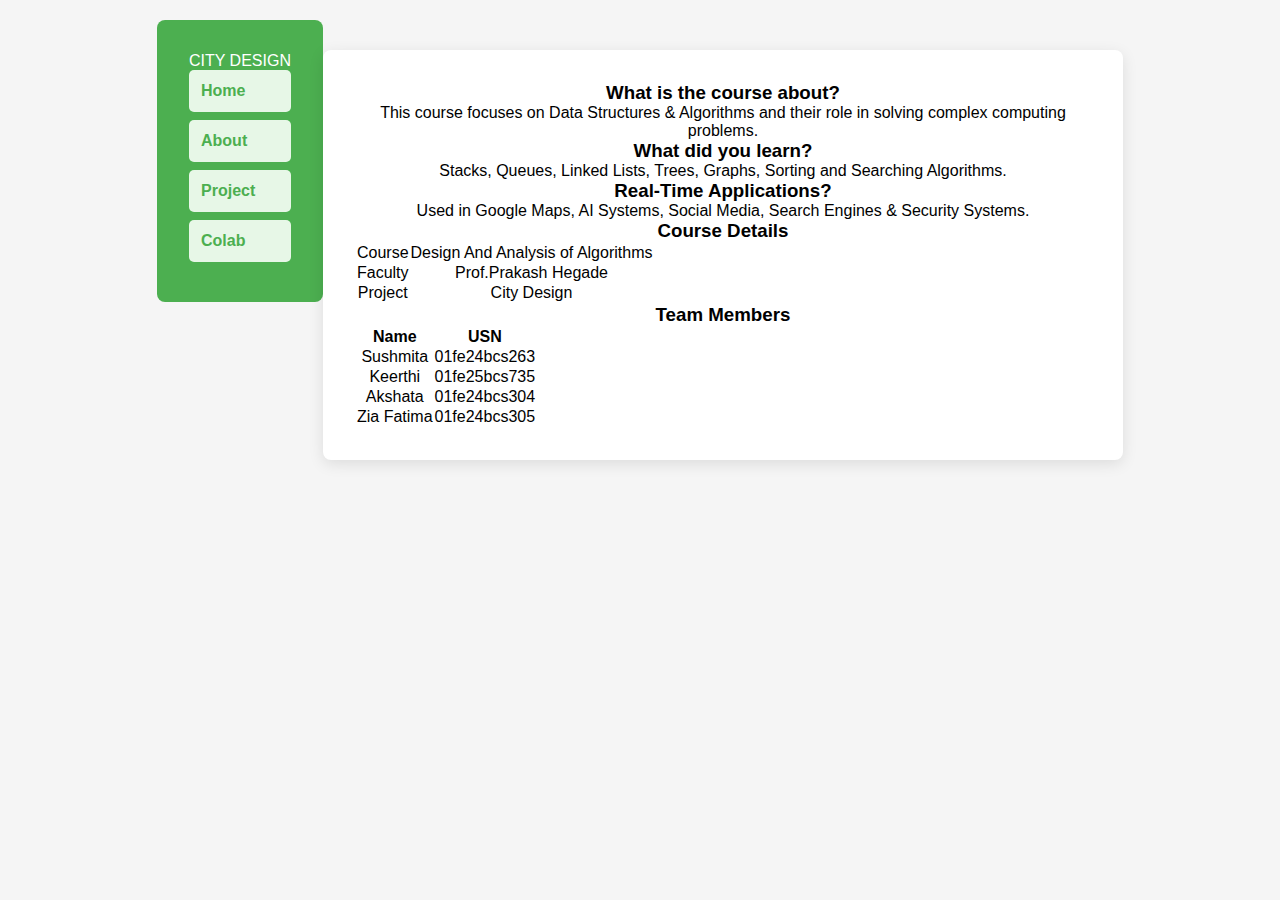
<file: index.html>
<!DOCTYPE html>
<html lang="en">
<head>
    <meta charset="UTF-8">
    <meta name="viewport" content="width=device-width, initial-scale=1.0">
    <title>City Design - Introduction</title>
    <link rel="stylesheet" href="style.css">
</head>
<body>

<header>
    <div class="logo">CITY DESIGN</div>

    <nav class="center-nav">
        <ul>
            <li><a href="index.html">Home</a></li>
            <li><a href="About.html">About</a></li>
            <li><a href="project.html">Project</a></li>
            <li><a href="colab.html">Colab</a></li>
        </ul>
    </nav>
</header>
<section class="container">
    
    <div class="left-box">
        <h3>What is the course about?</h3>
        <p>This course focuses on Data Structures & Algorithms and their role in solving complex computing problems.</p>

        <h3>What did you learn?</h3>
        <p>Stacks, Queues, Linked Lists, Trees, Graphs, Sorting and Searching Algorithms.</p>

        <h3>Real-Time Applications?</h3>
        <p>Used in Google Maps, AI Systems, Social Media, Search Engines & Security Systems.</p>
    </div>

    <div class="right-box">
        <h3>Course Details</h3>
        <table>
            <tr><td>Course</td><td>Design And Analysis of Algorithms </td></tr>
            <tr><td>Faculty</td><td>Prof.Prakash Hegade</td></tr>
            <tr><td>Project</td><td>City Design</td></tr>
        </table>

        <h3>Team Members</h3>
        <table>
            <tr><th>Name</th><th>USN</th></tr>
            <tr><td>Sushmita</td><td>01fe24bcs263</td></tr>
            <tr><td>Keerthi</td><td>01fe25bcs735</td></tr>
            <tr><td>Akshata</td><td>01fe24bcs304</td></tr>
            <tr><td>Zia Fatima</td><td>01fe24bcs305</td></tr>
        </table>
    </div>

</section>

</body>
</html>
</file>
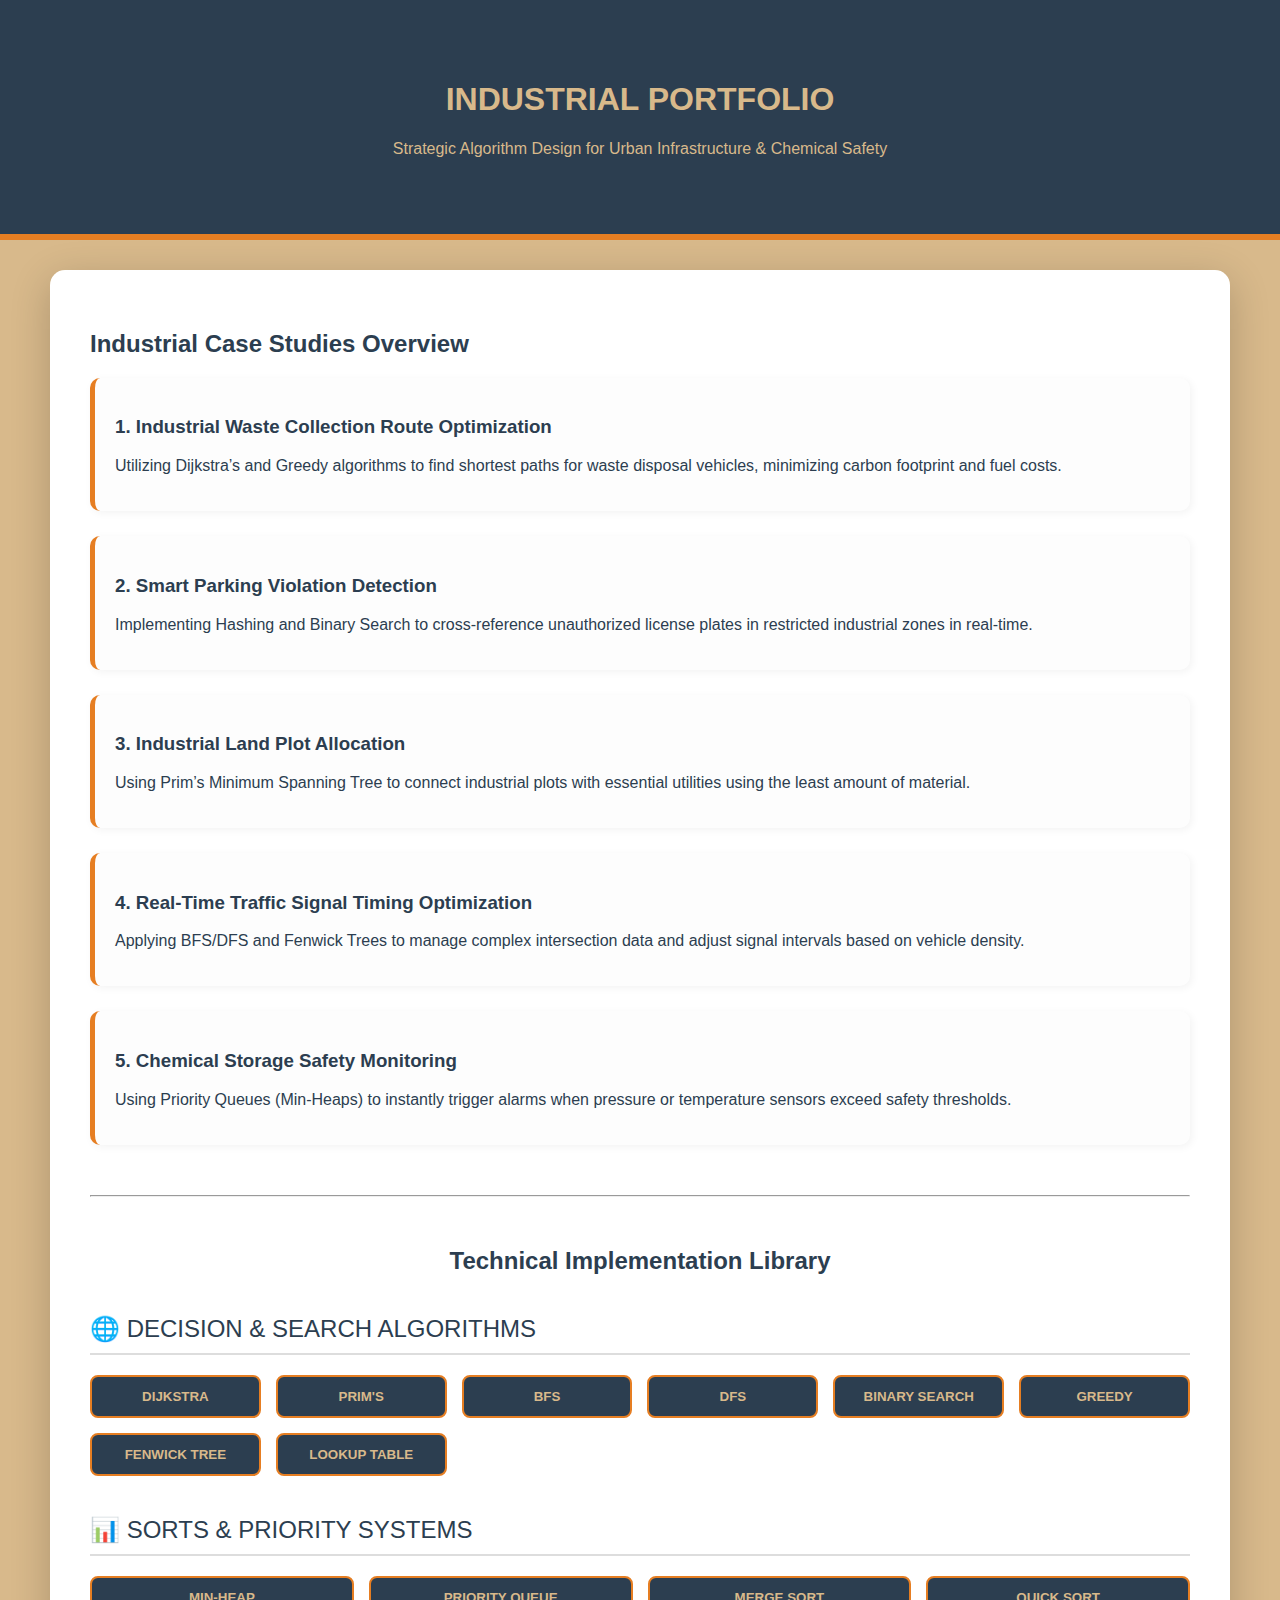
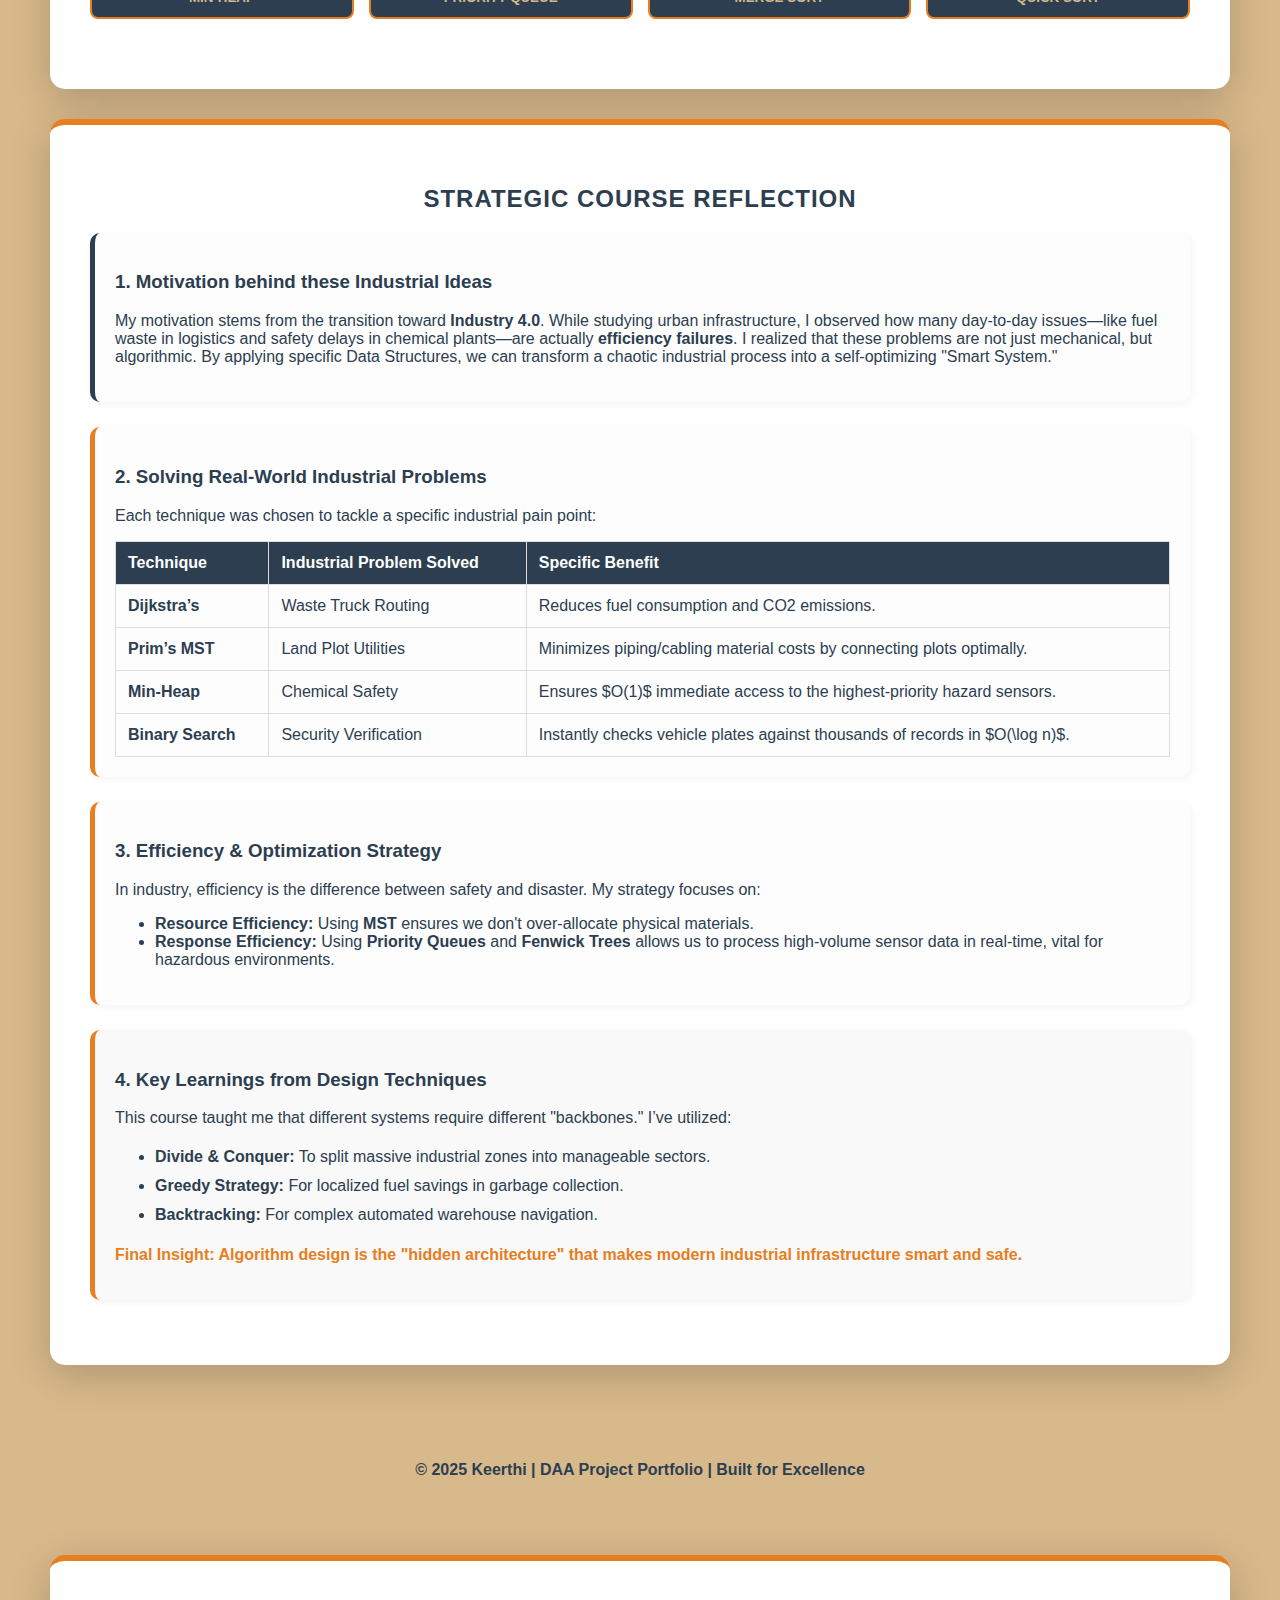
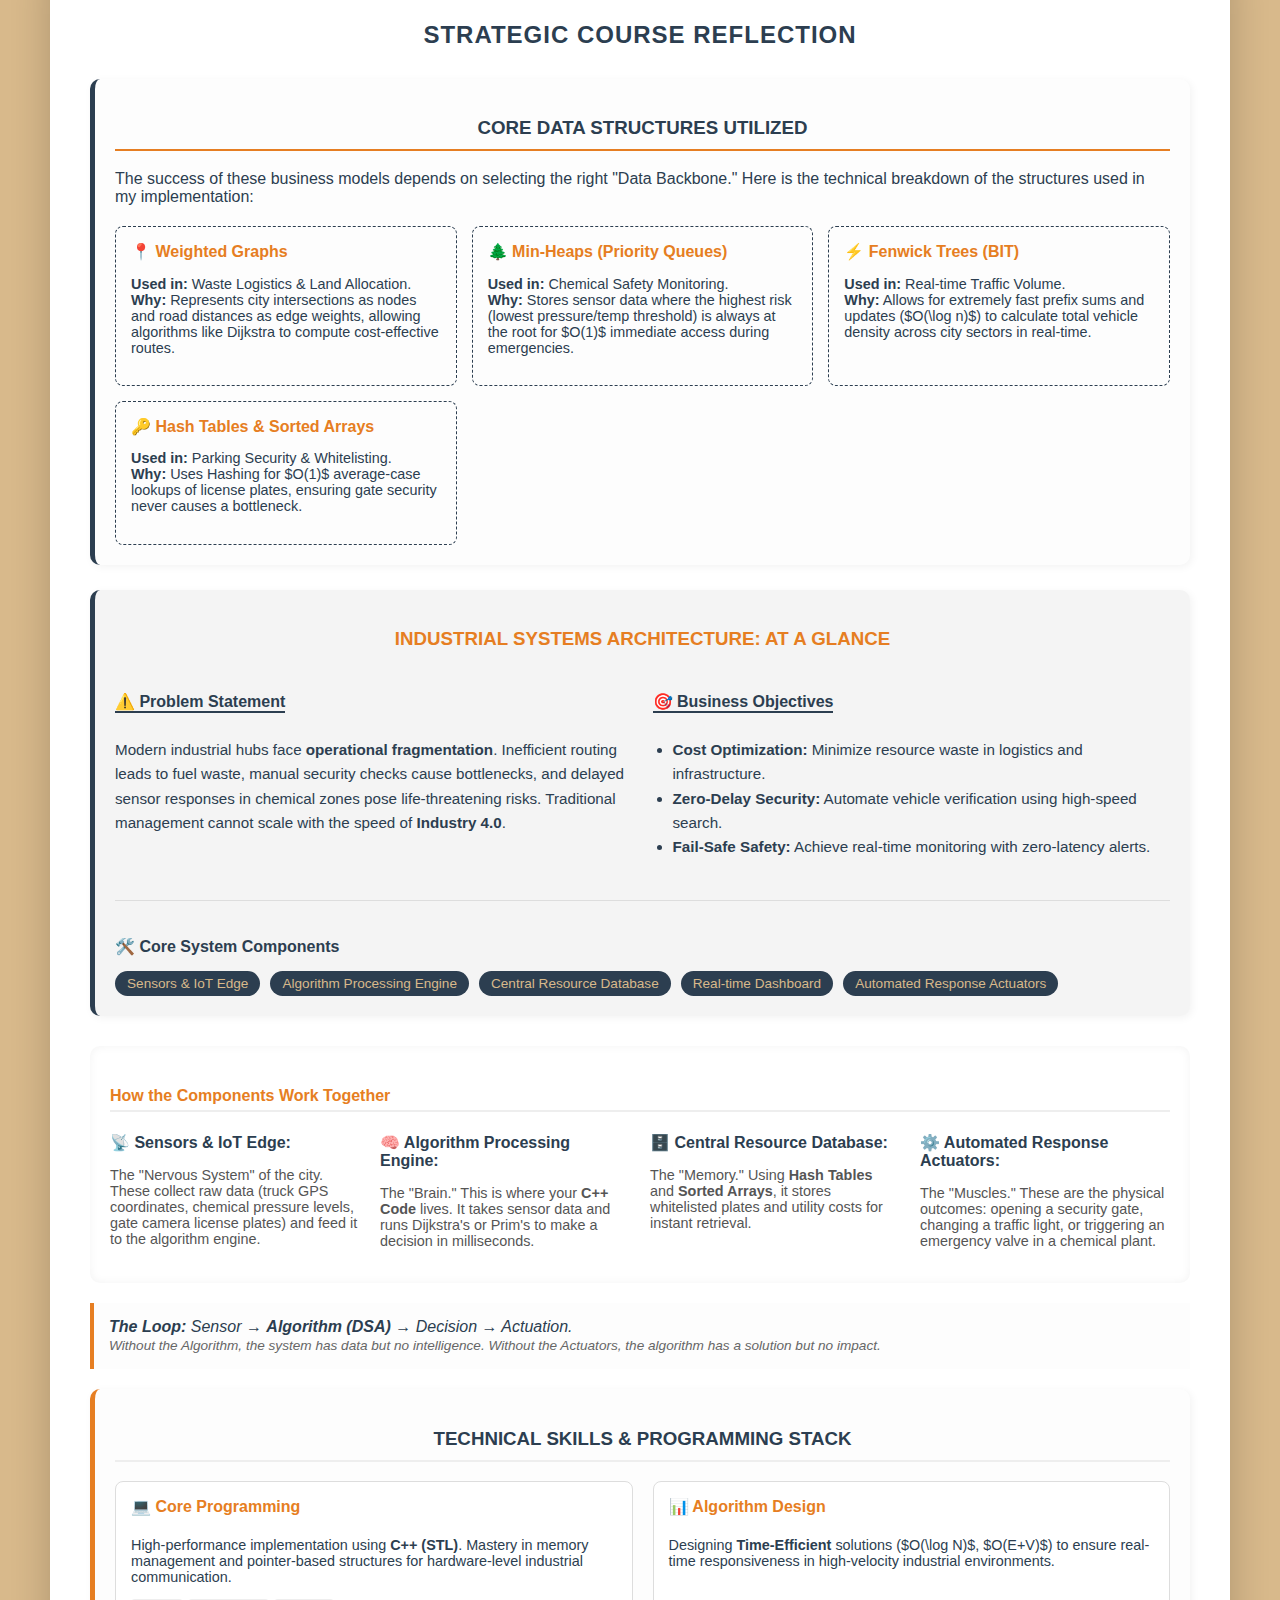
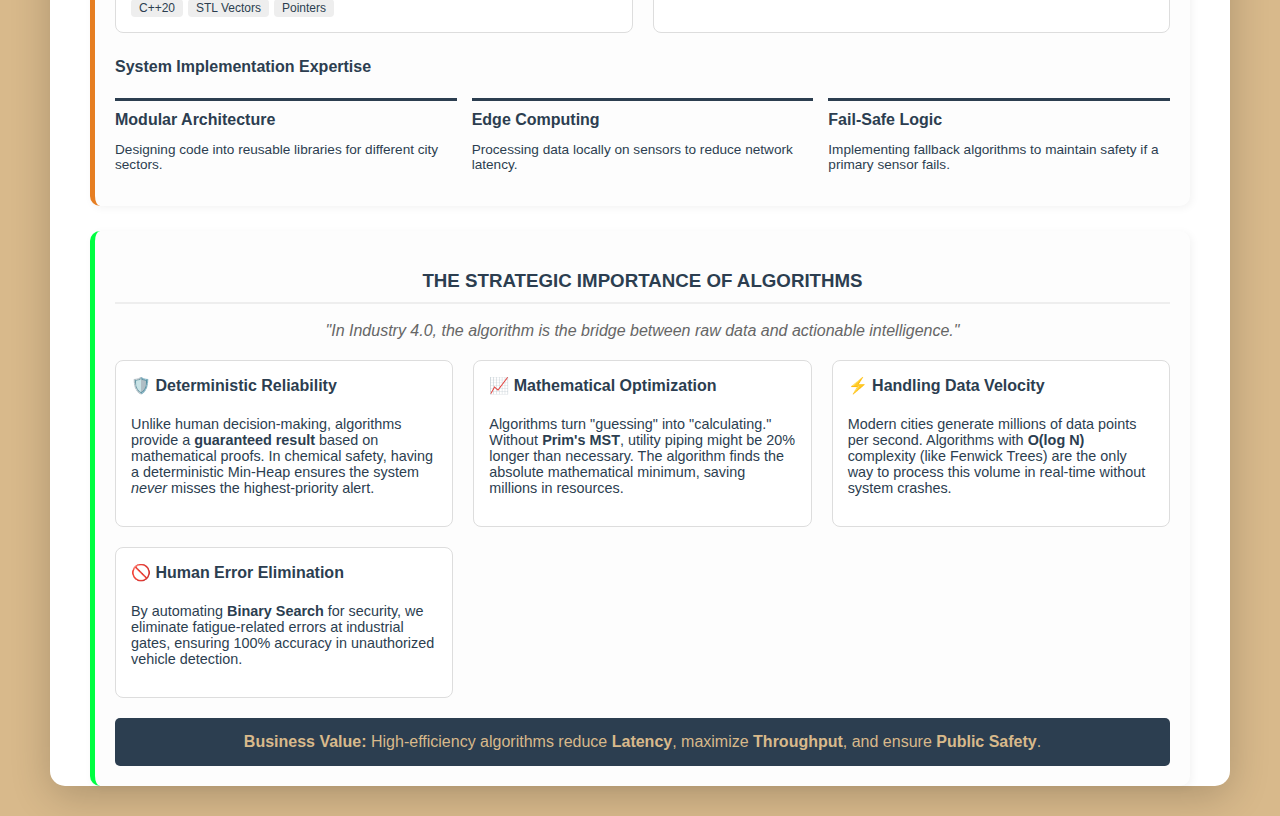
<file: Keerthi.html>
<!DOCTYPE html>
<html lang="en">
<head>
    <meta charset="UTF-8">
    <meta name="viewport" content="width=device-width, initial-scale=1.0">
    <title> | Industrial Systems Architect Portfolio</title>
    <style>
        :root {
            --bg-sand: #D8B98B;
            --deep-charcoal: #2C3E50;
            --accent-orange: #E67E22;
            --white: #FFFFFF;
            --code-bg: #1e1e1e;
            --matrix-green: #00ff41;
        }

        body {
            background-color: var(--bg-sand);
            font-family: 'Segoe UI', Tahoma, sans-serif;
            margin: 0; padding: 0;
            color: var(--deep-charcoal);
            scroll-behavior: smooth;
        }

        header {
            background-color: var(--deep-charcoal);
            color: var(--bg-sand);
            padding: 60px 20px;
            text-align: center;
            border-bottom: 6px solid var(--accent-orange);
        }

        .container {
            max-width: 1100px;
            margin: 30px auto;
            background: var(--white);
            padding: 40px;
            border-radius: 15px;
            box-shadow: 0 10px 40px rgba(0,0,0,0.2);
        }

        .case-study {
            background: #fdfdfd;
            padding: 20px;
            border-radius: 10px;
            margin-bottom: 25px;
            border-left: 5px solid var(--accent-orange);
            box-shadow: 2px 2px 8px rgba(0,0,0,0.05);
        }

        .category-header {
            font-size: 1.5rem;
            color: var(--deep-charcoal);
            margin: 40px 0 20px 0;
            text-transform: uppercase;
            border-bottom: 2px solid #ddd;
            padding-bottom: 10px;
        }

        .btn-grid {
            display: grid;
            grid-template-columns: repeat(auto-fit, minmax(160px, 1fr));
            gap: 15px;
            margin-bottom: 30px;
        }

        .glow-button {
            padding: 12px;
            background: var(--deep-charcoal);
            color: var(--bg-sand);
            border: 2px solid var(--accent-orange);
            border-radius: 8px;
            cursor: pointer;
            font-weight: bold;
            transition: 0.3s;
            text-align: center;
            text-transform: uppercase;
        }

        .glow-button:hover {
            background: var(--accent-orange);
            color: white;
            box-shadow: 0 0 15px var(--accent-orange), 0 0 30px var(--accent-orange);
            transform: translateY(-2px);
        }

        .code-display {
            display: none;
            background: var(--code-bg);
            color: var(--matrix-green);
            padding: 25px;
            border-radius: 10px;
            margin-top: 20px;
            font-family: 'Consolas', monospace;
            overflow-x: auto;
            white-space: pre;
            border-top: 4px solid var(--accent-orange);
            animation: slideIn 0.5s ease;
        }

        .active { display: block; }

        .logic-tag {
            color: var(--bg-sand);
            font-weight: bold;
            display: block;
            margin-bottom: 15px;
            border-bottom: 1px solid #444;
            padding-bottom: 5px;
        }

        table {
            width: 100%;
            border-collapse: collapse;
            margin-top: 15px;
        }

        th, td {
            padding: 12px;
            border: 1px solid #ddd;
            text-align: left;
        }

        th { background: var(--deep-charcoal); color: white; }

        @keyframes slideIn { from { opacity: 0; transform: translateY(10px); } to { opacity: 1; transform: translateY(0); } }

        footer { text-align: center; padding: 50px; font-weight: bold; }
    </style>
</head>
<body>

<header>
    <h1>INDUSTRIAL PORTFOLIO</h1>
    <p>Strategic Algorithm Design for Urban Infrastructure & Chemical Safety</p>
</header>

<div class="container">
    
    <h2>Industrial Case Studies Overview</h2>

    <div class="case-study">
        <h3>1. Industrial Waste Collection Route Optimization</h3>
        <p>Utilizing Dijkstra’s and Greedy algorithms to find shortest paths for waste disposal vehicles, minimizing carbon footprint and fuel costs.</p>
    </div>

    <div class="case-study">
        <h3>2. Smart Parking Violation Detection</h3>
        <p>Implementing Hashing and Binary Search to cross-reference unauthorized license plates in restricted industrial zones in real-time.</p>
    </div>

    <div class="case-study">
        <h3>3. Industrial Land Plot Allocation</h3>
        <p>Using Prim’s Minimum Spanning Tree to connect industrial plots with essential utilities using the least amount of material.</p>
    </div>

    <div class="case-study">
        <h3>4. Real-Time Traffic Signal Timing Optimization</h3>
        <p>Applying BFS/DFS and Fenwick Trees to manage complex intersection data and adjust signal intervals based on vehicle density.</p>
    </div>

    <div class="case-study">
        <h3>5. Chemical Storage Safety Monitoring</h3>
        <p>Using Priority Queues (Min-Heaps) to instantly trigger alarms when pressure or temperature sensors exceed safety thresholds.</p>
    </div>

    <hr style="margin: 50px 0;">

    <h2 style="text-align: center;">Technical Implementation Library</h2>

    <div class="category-header">🌐 Decision & Search Algorithms</div>
    <div class="btn-grid">
        <button class="glow-button" onclick="show('dijkstra')">Dijkstra</button>
        <button class="glow-button" onclick="show('prims')">Prim's</button>
        <button class="glow-button" onclick="show('bfs')">BFS</button>
        <button class="glow-button" onclick="show('dfs')">DFS</button>
        <button class="glow-button" onclick="show('binary')">Binary Search</button>
        <button class="glow-button" onclick="show('greedy')">Greedy</button>
        <button class="glow-button" onclick="show('fenwick')">Fenwick Tree</button>
        <button class="glow-button" onclick="show('lookup')">Lookup Table</button>
    </div>

    <div class="category-header">📊 Sorts & Priority Systems</div>
    <div class="btn-grid">
        <button class="glow-button" onclick="show('heap')">Min-Heap</button>
        <button class="glow-button" onclick="show('pqueue')">Priority Queue</button>
        <button class="glow-button" onclick="show('merge')">Merge Sort</button>
        <button class="glow-button" onclick="show('quick')">Quick Sort</button>
    </div>

    <div id="dijkstra" class="code-display"><span class="logic-tag">// Idea #1: Shortest Path for Waste Truck Logistics</span>
#include &lt;iostream&gt;
#include &lt;vector&gt;
#include &lt;queue&gt;
#include &lt;climits&gt;

void dijkstra(int start, int n, std::vector&lt;std::pair&lt;int, int&gt;&gt; adj[]) {
    std::priority_queue&lt;std::pair&lt;int, int&gt;, std::vector&lt;std::pair&lt;int, int&gt;&gt;, std::greater&lt;std::pair&lt;int, int&gt;&gt;&gt; pq;
    std::vector&lt;int&gt; dist(n, INT_MAX);
    dist[start] = 0; pq.push({0, start});
    while (!pq.empty()) {
        int d = pq.top().first; int u = pq.top().second; pq.pop();
        if (d > dist[u]) continue;
        for (auto edge : adj[u]) {
            if (dist[u] + edge.second < dist[edge.first]) {
                dist[edge.first] = dist[u] + edge.second;
                pq.push({dist[edge.first], edge.first});
            }
        }
    }
}</div>

    <div id="prims" class="code-display"><span class="logic-tag">// Idea #3: Minimum Piping for Land Allocation</span>
#include &lt;iostream&gt;
#include &lt;vector&gt;
#include &lt;climits&gt;

void prims(int V, std::vector&lt;std::vector&lt;int&gt;&gt; graph) {
    std::vector&lt;int&gt; key(V, INT_MAX);
    std::vector&lt;bool&gt; mstSet(V, false);
    key[0] = 0;
    for (int count = 0; count < V - 1; count++) {
        int u, min = INT_MAX;
        for (int v = 0; v < V; v++) if (!mstSet[v] && key[v] < min) min = key[v], u = v;
        mstSet[u] = true;
        for (int v = 0; v < V; v++) if (graph[u][v] && !mstSet[v] && graph[u][v] < key[v]) key[v] = graph[u][v];
    }
}</div>

    <div id="bfs" class="code-display"><span class="logic-tag">// Idea #4: Level-wise Traffic Signal Sync</span>
#include &lt;queue&gt;
#include &lt;vector&gt;

void bfs(int start, std::vector&lt;int&gt; adj[], int n) {
    std::vector&lt;bool&gt; vis(n, false);
    std::queue&lt;int&gt; q;
    vis[start] = true; q.push(start);
    while(!q.empty()){
        int u = q.front(); q.pop();
        for(int v : adj[u]) if(!vis[v]) { vis[v] = true; q.push(v); }
    }
}</div>

    <div id="dfs" class="code-display"><span class="logic-tag">// Idea #3: Exploring Industrial Zone Boundaries</span>
#include &lt;vector&gt;

void dfs(int u, std::vector&lt;int&gt; adj[], std::vector&lt;bool&gt; &vis) {
    vis[u] = true;
    for(int v : adj[u]) if(!vis[v]) dfs(v, adj, vis);
}</div>

    <div id="binary" class="code-display"><span class="logic-tag">// Idea #2: Rapid Plate Verification</span>
int binarySearch(long long arr[], int n, long long x) {
    int l = 0, r = n - 1;
    while (l <= r) {
        int m = l + (r - l) / 2;
        if (arr[m] == x) return m;
        if (arr[m] < x) l = m + 1; else r = m - 1;
    }
    return -1;
}</div>

    <div id="greedy" class="code-display"><span class="logic-tag">// Idea #1: Nearest-Bin First Waste Pickup logic</span>
// Implementation: Pick the node with the absolute minimum distance from current location
// without considering future consequences to minimize current fuel burn.</div>

    <div id="fenwick" class="code-display"><span class="logic-tag">// Idea #4: Running Total of Traffic Volume</span>
void update(int i, int v, std::vector&lt;int&gt; &bit, int n) {
    for(; i <= n; i += i & -i) bit[i] += v;
}</div>

    <div id="lookup" class="code-display"><span class="logic-tag">// Idea #2: Chemical Property Constant-Time Access</span>
// O(1) Lookup Strategy: Using a Hash Map (std::unordered_map) to store safety protocols.</div>

    <div id="heap" class="code-display"><span class="logic-tag">// Idea #5: Min-Heap for Pressure Safety Monitoring</span>
void heapify(int arr[], int n, int i) {
    int smallest = i, l = 2*i + 1, r = 2*i + 2;
    if (l < n && arr[l] < arr[smallest]) smallest = l;
    if (r < n && arr[r] < arr[smallest]) smallest = r;
    if (smallest != i) { std::swap(arr[i], arr[smallest]); heapify(arr, n, smallest); }
}</div>

    <div id="pqueue" class="code-display"><span class="logic-tag">// Idea #5: Handling High-Priority Gas Leaks</span>
#include &lt;queue&gt;
std::priority_queue&lt;int&gt; emergencyQueue;</div>

    <div id="merge" class="code-display"><span class="logic-tag">// Idea #2: Sorting Daily Violations by Time (Stable)</span>
void mergeSort(int arr[], int l, int r) {
    if (l < r) {
        int m = l + (r - l) / 2;
        mergeSort(arr, l, m); mergeSort(arr, m + 1, r);
    }
}</div>

    <div id="quick" class="code-display"><span class="logic-tag">// Idea #1: Sorting Bins by Fill Percentage</span>
void quickSort(int arr[], int low, int high) {
    if (low < high) {
        int pi = partition(arr, low, high);
        quickSort(arr, low, pi - 1); quickSort(arr, pi + 1, high);
    }
}</div>

</div> <div class="container" style="margin-top: 10px; border-top: 6px solid var(--accent-orange);">
    
    <h2 style="text-align: center; text-transform: uppercase; color: var(--deep-charcoal); letter-spacing: 1px;">Strategic Course Reflection</h2>

    <div class="case-study" style="background: #fdfdfd; border-left-color: var(--deep-charcoal);">
        <h3>1. Motivation behind these Industrial Ideas</h3>
        <p>
            My motivation stems from the transition toward <b>Industry 4.0</b>. While studying urban infrastructure, I observed how many day-to-day issues—like fuel waste in logistics and safety delays in chemical plants—are actually <b>efficiency failures</b>. I realized that these problems are not just mechanical, but algorithmic. By applying specific Data Structures, we can transform a chaotic industrial process into a self-optimizing "Smart System."
        </p>
    </div>

    <div class="case-study">
        <h3>2. Solving Real-World Industrial Problems</h3>
        <p>
            Each technique was chosen to tackle a specific industrial pain point:
        </p>
        
        <table>
            <thead>
                <tr>
                    <th>Technique</th>
                    <th>Industrial Problem Solved</th>
                    <th>Specific Benefit</th>
                </tr>
            </thead>
            <tbody>
                <tr>
                    <td><b>Dijkstra’s</b></td>
                    <td>Waste Truck Routing</td>
                    <td>Reduces fuel consumption and CO2 emissions.</td>
                </tr>
                <tr>
                    <td><b>Prim’s MST</b></td>
                    <td>Land Plot Utilities</td>
                    <td>Minimizes piping/cabling material costs by connecting plots optimally.</td>
                </tr>
                <tr>
                    <td><b>Min-Heap</b></td>
                    <td>Chemical Safety</td>
                    <td>Ensures $O(1)$ immediate access to the highest-priority hazard sensors.</td>
                </tr>
                <tr>
                    <td><b>Binary Search</b></td>
                    <td>Security Verification</td>
                    <td>Instantly checks vehicle plates against thousands of records in $O(\log n)$.</td>
                </tr>
            </tbody>
        </table>
    </div>

    <div class="case-study">
        <h3>3. Efficiency & Optimization Strategy</h3>
        <p>
            In industry, efficiency is the difference between safety and disaster. My strategy focuses on:
        </p>
        <ul>
            <li><b>Resource Efficiency:</b> Using <b>MST</b> ensures we don't over-allocate physical materials.</li>
            <li><b>Response Efficiency:</b> Using <b>Priority Queues</b> and <b>Fenwick Trees</b> allows us to process high-volume sensor data in real-time, vital for hazardous environments.</li>
        </ul>
        
    </div>

    <div class="case-study" style="background: #f9f9f9; border-bottom: none;">
        <h3>4. Key Learnings from Design Techniques</h3>
        <p>
            This course taught me that different systems require different "backbones." I’ve utilized:
        </p>
        <ul style="line-height: 1.8;">
            <li><b>Divide & Conquer:</b> To split massive industrial zones into manageable sectors.</li>
            <li><b>Greedy Strategy:</b> For localized fuel savings in garbage collection.</li>
            <li><b>Backtracking:</b> For complex automated warehouse navigation.</li>
        </ul>
        <p style="margin-top: 15px; font-weight: bold; color: var(--accent-orange);">
            Final Insight: Algorithm design is the "hidden architecture" that makes modern industrial infrastructure smart and safe.
        </p>
    </div>

</div>
<footer>
    <p>© 2025 Keerthi | DAA Project Portfolio | Built for Excellence</p>
</footer>

<script>
    function show(id) {
        var blocks = document.getElementsByClassName('code-display');
        for (var i = 0; i < blocks.length; i++) { blocks[i].classList.remove('active'); }
        var target = document.getElementById(id);
        if(target) {
            target.classList.add('active');
            target.scrollIntoView({ behavior: 'smooth', block: 'center' });
        }
    }
</script>

</body>
</html>
<div class="container" style="margin-top: 10px; border-top: 6px solid var(--accent-orange); padding-bottom: 0;">
    
    <h2 style="text-align: center; text-transform: uppercase; color: var(--deep-charcoal); letter-spacing: 1px;">Strategic Course Reflection</h2>
<div class="case-study" style="background: #fdfdfd; border-left-color: var(--deep-charcoal); margin-top: 30px;">
    <h3 style="color: var(--deep-charcoal); text-align: center; border-bottom: 2px solid var(--accent-orange); padding-bottom: 10px;">CORE DATA STRUCTURES UTILIZED</h3>
    
    <p>The success of these business models depends on selecting the right "Data Backbone." Here is the technical breakdown of the structures used in my implementation:</p>

    <div style="display: grid; grid-template-columns: repeat(auto-fit, minmax(280px, 1fr)); gap: 15px; margin-top: 20px;">
        
        <div style="padding: 15px; border: 1px dashed var(--deep-charcoal); border-radius: 8px;">
            <h4 style="margin: 0; color: var(--accent-orange);">📍 Weighted Graphs</h4>
            <p style="font-size: 0.9rem;"><b>Used in:</b> Waste Logistics & Land Allocation.<br>
            <b>Why:</b> Represents city intersections as nodes and road distances as edge weights, allowing algorithms like Dijkstra to compute cost-effective routes.</p>
            
        </div>

        <div style="padding: 15px; border: 1px dashed var(--deep-charcoal); border-radius: 8px;">
            <h4 style="margin: 0; color: var(--accent-orange);">🌲 Min-Heaps (Priority Queues)</h4>
            <p style="font-size: 0.9rem;"><b>Used in:</b> Chemical Safety Monitoring.<br>
            <b>Why:</b> Stores sensor data where the highest risk (lowest pressure/temp threshold) is always at the root for $O(1)$ immediate access during emergencies.</p>
            
        </div>

        <div style="padding: 15px; border: 1px dashed var(--deep-charcoal); border-radius: 8px;">
            <h4 style="margin: 0; color: var(--accent-orange);">⚡ Fenwick Trees (BIT)</h4>
            <p style="font-size: 0.9rem;"><b>Used in:</b> Real-time Traffic Volume.<br>
            <b>Why:</b> Allows for extremely fast prefix sums and updates ($O(\log n)$) to calculate total vehicle density across city sectors in real-time.</p>
            
        </div>

        <div style="padding: 15px; border: 1px dashed var(--deep-charcoal); border-radius: 8px;">
            <h4 style="margin: 0; color: var(--accent-orange);">🔑 Hash Tables & Sorted Arrays</h4>
            <p style="font-size: 0.9rem;"><b>Used in:</b> Parking Security & Whitelisting.<br>
            <b>Why:</b> Uses Hashing for $O(1)$ average-case lookups of license plates, ensuring gate security never causes a bottleneck.</p>
        </div>

    </div>
</div>
<div class="case-study" style="background: #f4f4f4; border-left: 5px solid var(--deep-charcoal); margin-top: 20px;">
    <h3 style="text-align: center; color: var(--accent-orange);">INDUSTRIAL SYSTEMS ARCHITECTURE: AT A GLANCE</h3>
    
    

    <div style="display: grid; grid-template-columns: repeat(auto-fit, minmax(300px, 1fr)); gap: 20px; margin-top: 20px;">
        
        <div>
            <h4 style="margin-bottom: 10px; border-bottom: 2px solid var(--deep-charcoal); display: inline-block;">⚠️ Problem Statement</h4>
            <p style="font-size: 0.95rem; line-height: 1.6;">
                Modern industrial hubs face <b>operational fragmentation</b>. Inefficient routing leads to fuel waste, manual security checks cause bottlenecks, and delayed sensor responses in chemical zones pose life-threatening risks. Traditional management cannot scale with the speed of <b>Industry 4.0</b>.
            </p>
        </div>

        <div>
            <h4 style="margin-bottom: 10px; border-bottom: 2px solid var(--deep-charcoal); display: inline-block;">🎯 Business Objectives</h4>
            <ul style="font-size: 0.95rem; line-height: 1.6; padding-left: 20px;">
                <li><b>Cost Optimization:</b> Minimize resource waste in logistics and infrastructure.</li>
                <li><b>Zero-Delay Security:</b> Automate vehicle verification using high-speed search.</li>
                <li><b>Fail-Safe Safety:</b> Achieve real-time monitoring with zero-latency alerts.</li>
            </ul>
        </div>
    </div>

    <div style="margin-top: 25px; padding-top: 15px; border-top: 1px solid #ddd;">
        <h4 style="margin-bottom: 15px; color: var(--deep-charcoal);">🛠️ Core System Components</h4>
        <div style="display: flex; flex-wrap: wrap; gap: 10px;">
            <span style="background: var(--deep-charcoal); color: var(--bg-sand); padding: 5px 12px; border-radius: 20px; font-size: 0.85rem;">Sensors & IoT Edge</span>
            <span style="background: var(--deep-charcoal); color: var(--bg-sand); padding: 5px 12px; border-radius: 20px; font-size: 0.85rem;">Algorithm Processing Engine</span>
            <span style="background: var(--deep-charcoal); color: var(--bg-sand); padding: 5px 12px; border-radius: 20px; font-size: 0.85rem;">Central Resource Database</span>
            <span style="background: var(--deep-charcoal); color: var(--bg-sand); padding: 5px 12px; border-radius: 20px; font-size: 0.85rem;">Real-time Dashboard</span>
            <span style="background: var(--deep-charcoal); color: var(--bg-sand); padding: 5px 12px; border-radius: 20px; font-size: 0.85rem;">Automated Response Actuators</span>
        </div>
    </div>
</div>
<div style="margin-top: 30px; display: grid; grid-template-columns: 1fr; gap: 20px;">
    
    <div style="background: #ffffff; padding: 20px; border-radius: 10px; box-shadow: inset 0 0 10px rgba(0,0,0,0.05);">
        <h4 style="color: var(--accent-orange); border-bottom: 2px solid #eee; padding-bottom: 5px;">How the Components Work Together</h4>
        
        

        <div style="display: grid; grid-template-columns: repeat(auto-fit, minmax(250px, 1fr)); gap: 20px; margin-top: 15px;">
            
            <div>
                <strong>📡 Sensors & IoT Edge:</strong>
                <p style="font-size: 0.9rem; color: #555;">The "Nervous System" of the city. These collect raw data (truck GPS coordinates, chemical pressure levels, gate camera license plates) and feed it to the algorithm engine.</p>
            </div>

            <div>
                <strong>🧠 Algorithm Processing Engine:</strong>
                <p style="font-size: 0.9rem; color: #555;">The "Brain." This is where your <b>C++ Code</b> lives. It takes sensor data and runs Dijkstra's or Prim's to make a decision in milliseconds.</p>
            </div>

            <div>
                <strong>🗄️ Central Resource Database:</strong>
                <p style="font-size: 0.9rem; color: #555;">The "Memory." Using <b>Hash Tables</b> and <b>Sorted Arrays</b>, it stores whitelisted plates and utility costs for instant retrieval.</p>
            </div>

            <div>
                <strong>⚙️ Automated Response Actuators:</strong>
                <p style="font-size: 0.9rem; color: #555;">The "Muscles." These are the physical outcomes: opening a security gate, changing a traffic light, or triggering an emergency valve in a chemical plant.</p>
            </div>

        </div>
    </div>

    <div style="padding: 15px; border-left: 4px solid var(--accent-orange); background: #fdfdfd; font-style: italic;">
        <strong>The Loop:</strong> Sensor → <b>Algorithm (DSA)</b> → Decision → Actuation. 
        <br><span style="font-size: 0.85rem; color: #666;">Without the Algorithm, the system has data but no intelligence. Without the Actuators, the algorithm has a solution but no impact.</span>
    </div>
</div>
<div class="case-study" style="background: #fdfdfd; border-left: 5px solid var(--accent-orange); margin-top: 20px;">
    <h3 style="text-align: center; color: var(--deep-charcoal); border-bottom: 2px solid #eee; padding-bottom: 10px;">TECHNICAL SKILLS & PROGRAMMING STACK</h3>

    <div style="display: grid; grid-template-columns: repeat(auto-fit, minmax(300px, 1fr)); gap: 20px; margin-top: 15px;">
        
        <div style="padding: 15px; background: #fff; border: 1px solid #ddd; border-radius: 8px;">
            <h4 style="color: var(--accent-orange); margin-top: 0;">💻 Core Programming</h4>
            <p style="font-size: 0.9rem;">High-performance implementation using <b>C++ (STL)</b>. Mastery in memory management and pointer-based structures for hardware-level industrial communication.</p>
            <div style="display: flex; gap: 5px; flex-wrap: wrap;">
                <span style="background: #eee; padding: 2px 8px; border-radius: 4px; font-size: 0.75rem;">C++20</span>
                <span style="background: #eee; padding: 2px 8px; border-radius: 4px; font-size: 0.75rem;">STL Vectors</span>
                <span style="background: #eee; padding: 2px 8px; border-radius: 4px; font-size: 0.75rem;">Pointers</span>
            </div>
        </div>

        <div style="padding: 15px; background: #fff; border: 1px solid #ddd; border-radius: 8px;">
            <h4 style="color: var(--accent-orange); margin-top: 0;">📊 Algorithm Design</h4>
            <p style="font-size: 0.9rem;">Designing <b>Time-Efficient</b> solutions ($O(\log N)$, $O(E+V)$) to ensure real-time responsiveness in high-velocity industrial environments.</p>
            
        </div>
    </div>

    <div style="margin-top: 25px;">
        <h4 style="color: var(--deep-charcoal);">System Implementation Expertise</h4>
        <div style="display: grid; grid-template-columns: repeat(auto-fit, minmax(200px, 1fr)); gap: 15px; margin-top: 10px;">
            <div style="border-top: 3px solid var(--deep-charcoal); padding-top: 10px;">
                <strong>Modular Architecture</strong>
                <p style="font-size: 0.85rem;">Designing code into reusable libraries for different city sectors.</p>
            </div>
            <div style="border-top: 3px solid var(--deep-charcoal); padding-top: 10px;">
                <strong>Edge Computing</strong>
                <p style="font-size: 0.85rem;">Processing data locally on sensors to reduce network latency.</p>
            </div>
            <div style="border-top: 3px solid var(--deep-charcoal); padding-top: 10px;">
                <strong>Fail-Safe Logic</strong>
                <p style="font-size: 0.85rem;">Implementing fallback algorithms to maintain safety if a primary sensor fails.</p>
            </div>
        </div>
    </div>
</div>
<div class="case-study" style="background: #fdfdfd; border-left: 5px solid var(--matrix-green); margin-top: 20px;">
    <h3 style="text-align: center; color: var(--deep-charcoal); border-bottom: 2px solid #eee; padding-bottom: 10px;">THE STRATEGIC IMPORTANCE OF ALGORITHMS</h3>

    <p style="text-align: center; font-style: italic; color: #666;">"In Industry 4.0, the algorithm is the bridge between raw data and actionable intelligence."</p>

    <div style="display: grid; grid-template-columns: repeat(auto-fit, minmax(300px, 1fr)); gap: 20px; margin-top: 20px;">
        
        <div style="padding: 15px; background: #fff; border: 1px solid #ddd; border-radius: 8px;">
            <h4 style="color: var(--deep-charcoal); margin-top: 0;">🛡️ Deterministic Reliability</h4>
            <p style="font-size: 0.9rem;">Unlike human decision-making, algorithms provide a <b>guaranteed result</b> based on mathematical proofs. In chemical safety, having a deterministic Min-Heap ensures the system <i>never</i> misses the highest-priority alert.</p>
        </div>

        <div style="padding: 15px; background: #fff; border: 1px solid #ddd; border-radius: 8px;">
            <h4 style="color: var(--deep-charcoal); margin-top: 0;">📈 Mathematical Optimization</h4>
            <p style="font-size: 0.9rem;">Algorithms turn "guessing" into "calculating." Without <b>Prim's MST</b>, utility piping might be 20% longer than necessary. The algorithm finds the absolute mathematical minimum, saving millions in resources.</p>
            
        </div>

        <div style="padding: 15px; background: #fff; border: 1px solid #ddd; border-radius: 8px;">
            <h4 style="color: var(--deep-charcoal); margin-top: 0;">⚡ Handling Data Velocity</h4>
            <p style="font-size: 0.9rem;">Modern cities generate millions of data points per second. Algorithms with <b>O(log N)</b> complexity (like Fenwick Trees) are the only way to process this volume in real-time without system crashes.</p>
             
        </div>

        <div style="padding: 15px; background: #fff; border: 1px solid #ddd; border-radius: 8px;">
            <h4 style="color: var(--deep-charcoal); margin-top: 0;">🚫 Human Error Elimination</h4>
            <p style="font-size: 0.9rem;">By automating <b>Binary Search</b> for security, we eliminate fatigue-related errors at industrial gates, ensuring 100% accuracy in unauthorized vehicle detection.</p>
        </div>

    </div>

    <div style="margin-top: 20px; padding: 15px; background: var(--deep-charcoal); color: var(--bg-sand); border-radius: 5px; text-align: center;">
        <strong>Business Value:</strong> High-efficiency algorithms reduce <b>Latency</b>, maximize <b>Throughput</b>, and ensure <b>Public Safety</b>.
    </div>
</div>
</file>
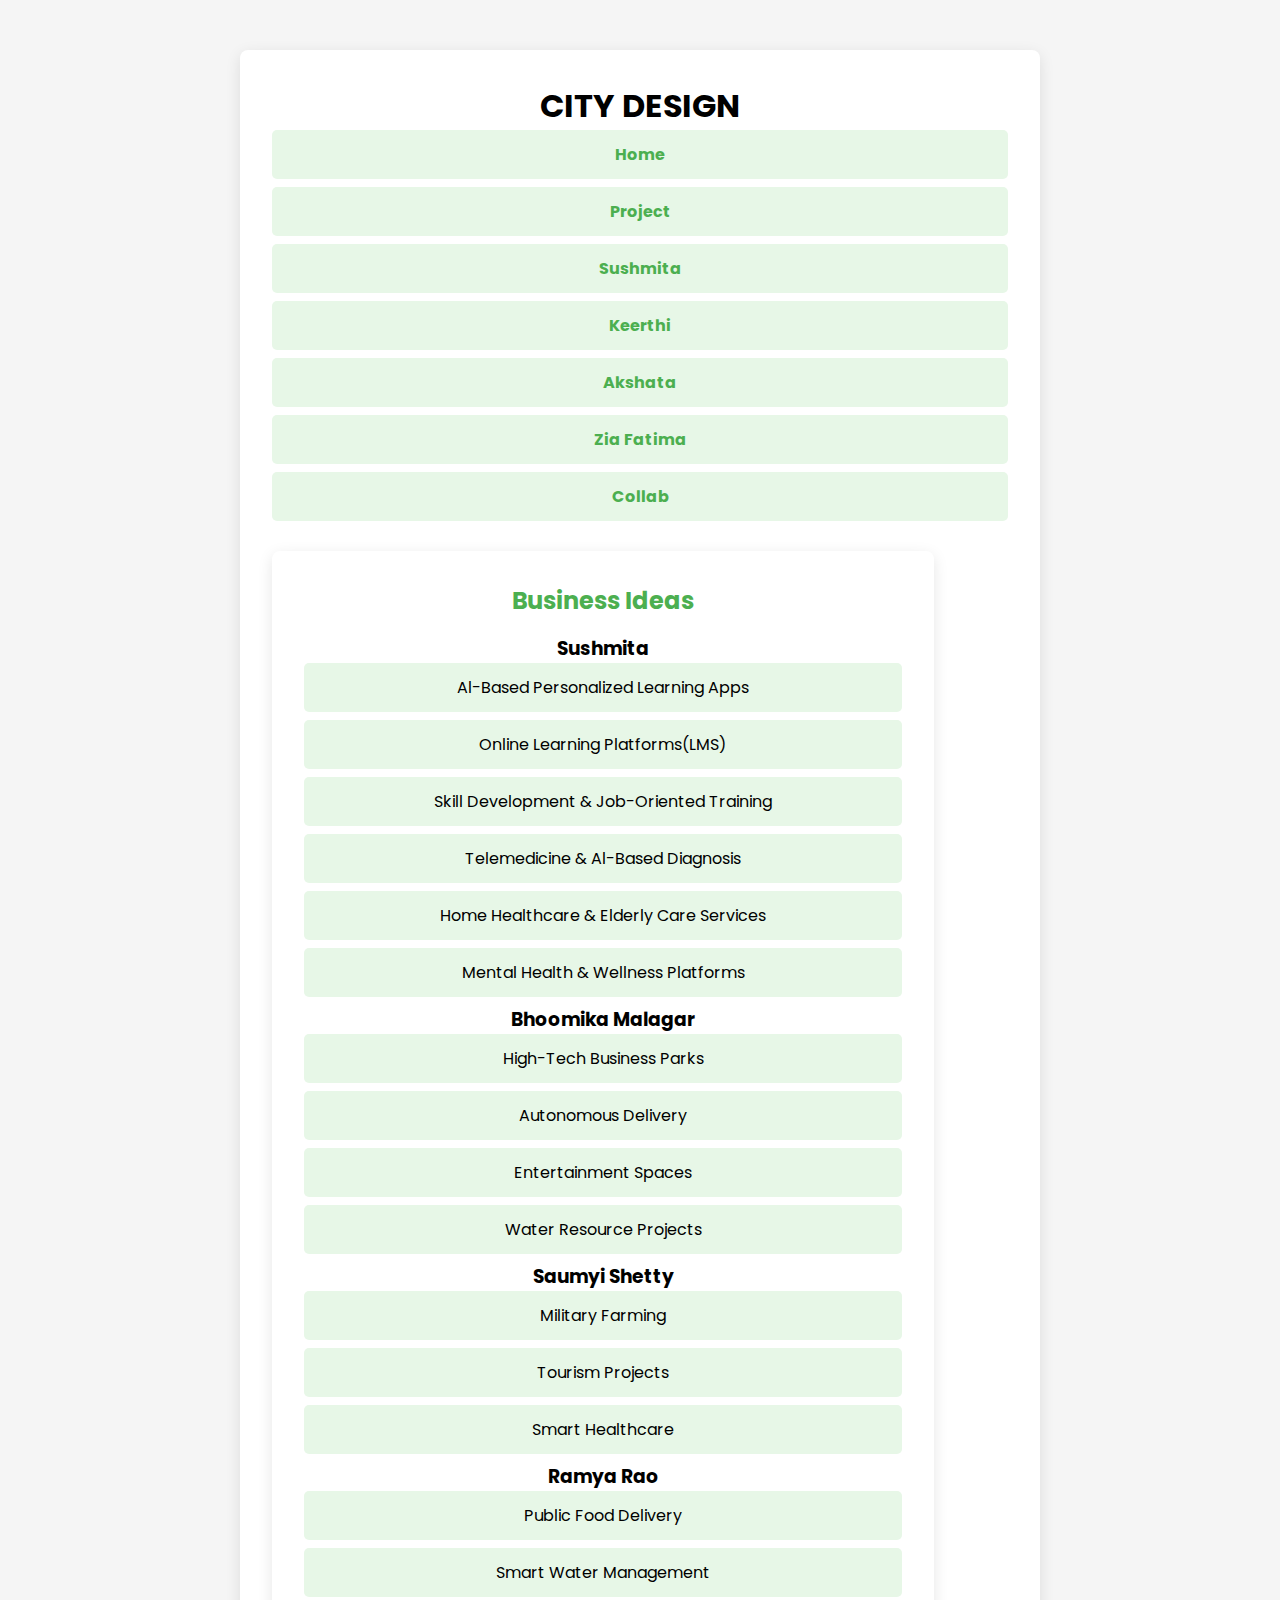
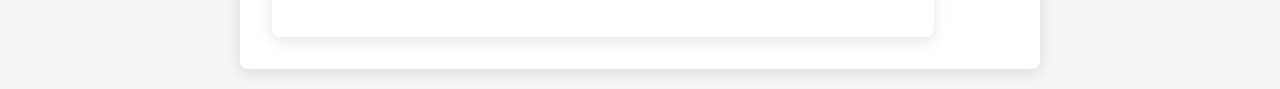
<file: project.html>
<!DOCTYPE html>
<html lang="en">
<head>
<meta charset="UTF-8">
<meta name="viewport" content="width=device-width, initial-scale=1.0">
<title>City Design Project</title>
<link rel="stylesheet" href="style.css">
<link href="https://fonts.googleapis.com/css2?family=Poppins:wght@300;400;600;700&display=swap" rel="stylesheet">
</head>
<body>

<section class="hero">
  <nav class="navbar glass">
    <h1 class="logo">  CITY DESIGN</h1>
    <div class="nav-links">
      <ul>
        <li><a href="index.html">Home</a></li>
        <li><a href="project.html">Project</a></li>
        <li><a href="Sushmita.html">Sushmita</a></li>
        <li><a href="Keerthi.html">Keerthi</a></li>
        <li><a href="Akshata.html">Akshata</a></li>
        <li><a href="Zia Fatima.html">Zia Fatima</a></li>
        <li><a href="Collab.html">Collab</a></li>
      </ul>
    </div>
  </nav>

<section class="business-ideas-section">
    <h2>Business Ideas</h2>

    <div class="timeline">
        <div class="timeline-item">
            <div class="timeline-content">
                <h3>Sushmita</h3>
                <ul>
                    <li>Al-Based Personalized Learning Apps</li>
                    <li> Online Learning Platforms(LMS)</li>
                    <li>Skill Development & Job-Oriented Training</li>
                    <li>Telemedicine & Al-Based Diagnosis</li>
                    <li>Home Healthcare & Elderly Care Services</li>
                    <li> Mental Health & Wellness Platforms</li>
                </ul>
            </div>
        </div>

        <div class="timeline-item">
            <div class="timeline-content">
                <h3>Bhoomika Malagar</h3>
                <ul>
                    <li>High-Tech Business Parks</li>
                    <li>Autonomous Delivery</li>
                    <li>Entertainment Spaces</li>
                    <li>Water Resource Projects</li>
                </ul>
            </div>
        </div>

        <div class="timeline-item">
            <div class="timeline-content">
                <h3>Saumyi Shetty</h3>
                <ul>
                    <li>Military Farming</li>
                    <li>Tourism Projects</li>
                    <li>Smart Healthcare</li>
                </ul>
            </div>
        </div>

        <div class="timeline-item">
            <div class="timeline-content">
                <h3>Ramya Rao</h3>
                <ul>
                    <li>Public Food Delivery</li>
                    <li>Smart Water Management</li>
                </ul>
            </div>
        </div>
    </div>
</section>



</body>
</html>
</file>
<file: style.css>
/* Reset default margin and padding */
* {
    margin: 0;
    padding: 0;
    box-sizing: border-box;
}

/* Global Styles */
body {
    font-family: 'Poppins', sans-serif;
    background-color: #f5f5f5;
    margin: 0;
    padding: 20px; /* Adding padding to the body to prevent sticking at the top */
    display: flex;
    justify-content: center;
    align-items: flex-start; /* Aligns content towards the top */
    min-height: 100vh;
}

/* Main Container */
section {
    background-color: white;
    padding: 2rem;
    width: 90%;
    max-width: 800px;
    box-shadow: 0 4px 15px rgba(0, 0, 0, 0.1);
    border-radius: 8px;
    text-align: center;
    margin-top: 30px; /* Adding margin to ensure there's space from the top */
}

/* Header */
header {
    background-color: #4CAF50;
    color: white;
    padding: 2rem;
    border-radius: 8px;
    margin-bottom: 1.5rem;
}

header h1 {
    font-size: 2rem;
    margin: 0;
}

header p {
    margin: 1rem 0 0;
}

/* Section Titles */
h2 {
    color: #4CAF50;
    margin-bottom: 1rem;
}

/* List Items */
ul {
    list-style: none;
    padding: 0;
}

ul li {
    background-color: #e7f7e7;
    margin-bottom: 0.5rem;
    padding: 0.75rem;
    border-radius: 5px;
}

/* Links */
a {
    color: #4CAF50;
    text-decoration: none;
    font-weight: bold;
}

a:hover {
    text-decoration: underline;
}

/* Definition List */
dl dt {
    font-weight: bold;
    color: #333;
    margin-top: 1rem;
}

dl dd {
    margin-left: 1.5rem;
    color: #666;
}

/* Blockquote */
blockquote {
    font-style: italic;
    color: #555;
    border-left: 4px solid #4CAF50;
    padding-left: 1rem;
    margin-top: 2rem;
}

/* Responsive Design */
@media (max-width: 600px) {
    section {
        padding: 1.5rem;
    }

    header {
        padding: 1.5rem;
    }
}
</file>
